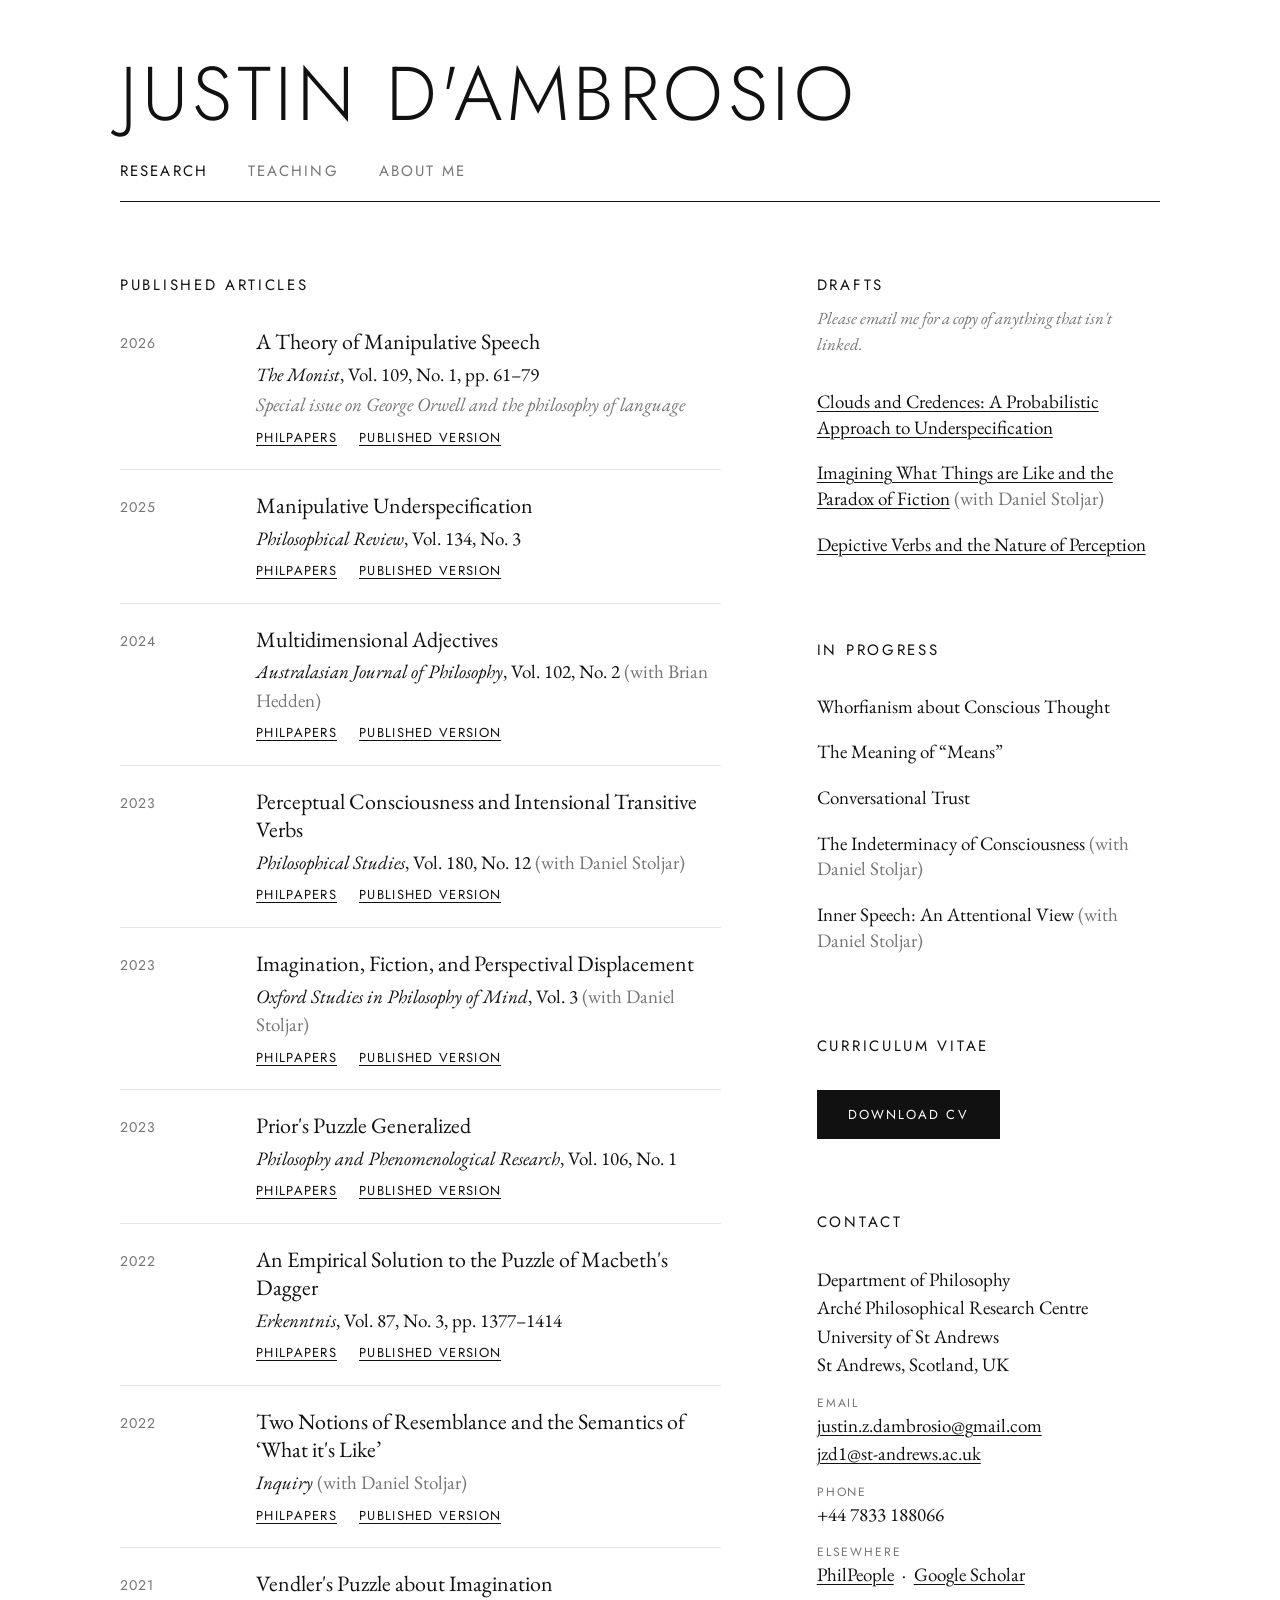
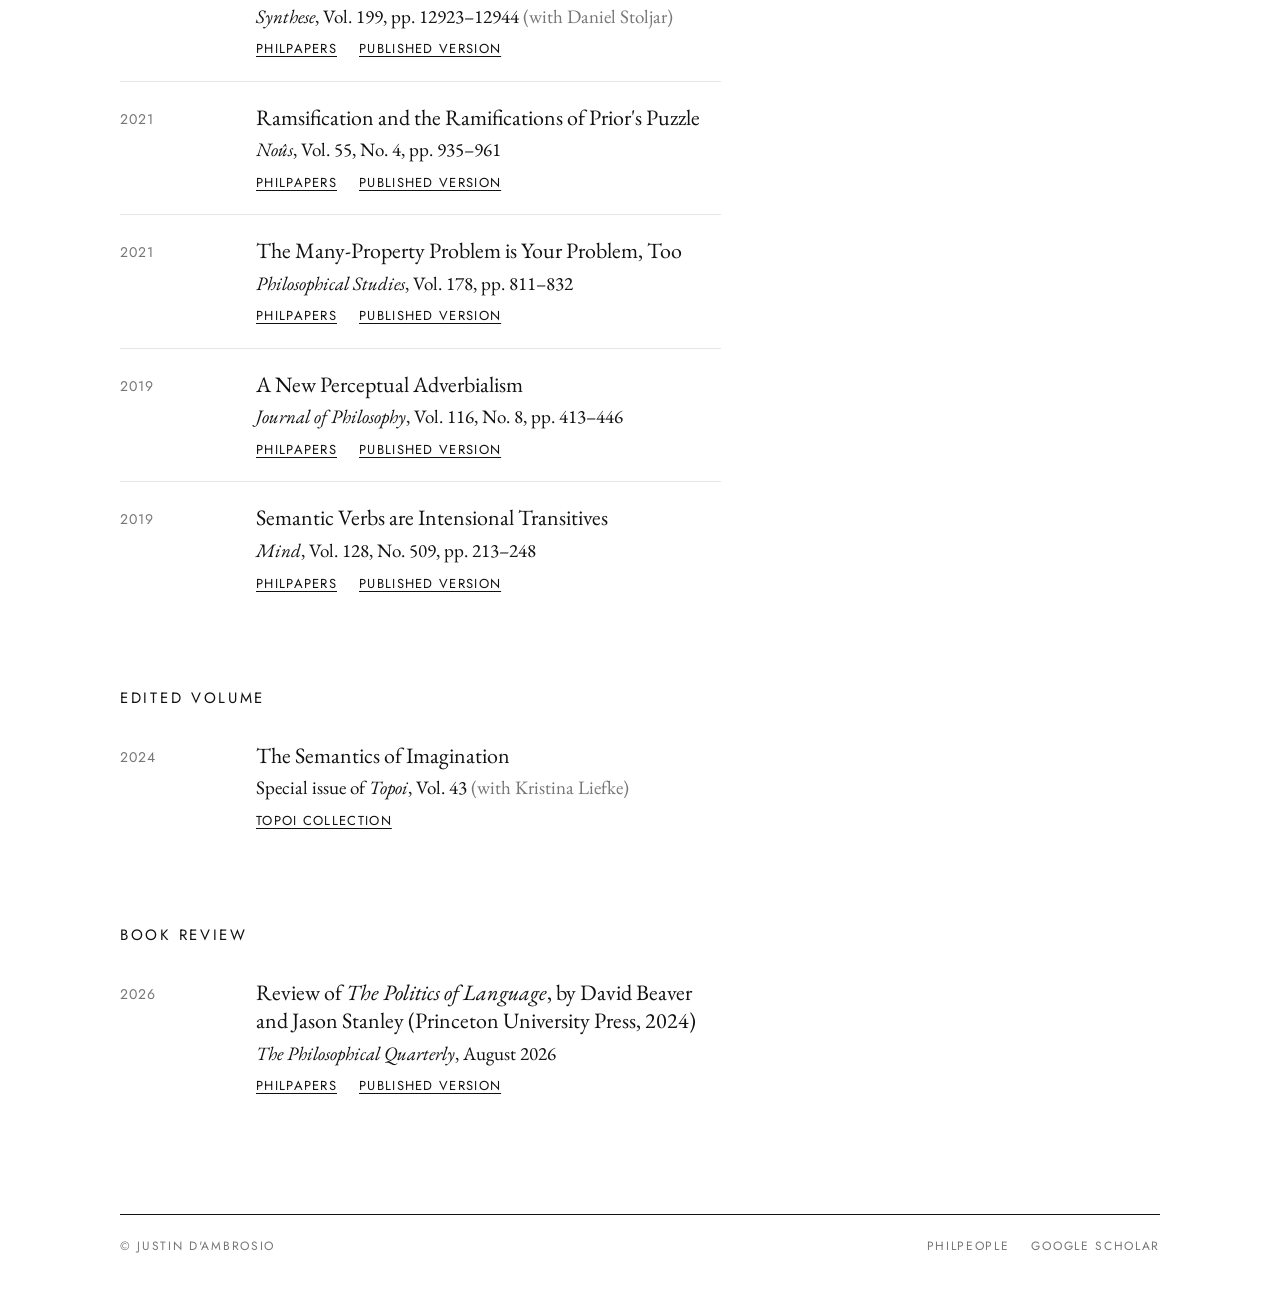
<file: index.html>
<!DOCTYPE html>
<html lang="en">
<head>
<meta charset="utf-8">
<meta name="viewport" content="width=device-width, initial-scale=1">
<title>Justin D'Ambrosio — Philosophy</title>
<meta name="description" content="Justin D'Ambrosio, Lecturer in Philosophy at the University of St Andrews and member of the Arché Philosophical Research Centre. Research in philosophy of language and mind.">
<link rel="canonical" href="https://www.justindambrosio.com/">
<meta property="og:type" content="website">
<meta property="og:title" content="Justin D'Ambrosio — Philosophy">
<meta property="og:description" content="Justin D'Ambrosio, Lecturer in Philosophy at the University of St Andrews and member of the Arché Philosophical Research Centre. Research in philosophy of language and mind.">
<meta property="og:url" content="https://www.justindambrosio.com/">
<meta property="og:image" content="https://www.justindambrosio.com/images/portrait.jpg">
<script type="application/ld+json">
{
  "@context": "https://schema.org",
  "@type": "Person",
  "name": "Justin D'Ambrosio",
  "url": "https://www.justindambrosio.com/",
  "image": "https://www.justindambrosio.com/images/portrait.jpg",
  "jobTitle": "Lecturer in Philosophy",
  "affiliation": {"@type": "CollegeOrUniversity", "name": "University of St Andrews"},
  "alumniOf": {"@type": "CollegeOrUniversity", "name": "Yale University"},
  "knowsAbout": ["Philosophy of language", "Philosophy of mind", "Manipulative speech", "Semantics", "Pragmatics"],
  "sameAs": [
    "https://philpeople.org/profiles/justin-d-ambrosio",
    "https://scholar.google.com/citations?user=gnectoAAAAAJ",
    "https://www.st-andrews.ac.uk/philosophy/people/jzd1",
    "https://research-portal.st-andrews.ac.uk/en/persons/justin-dambrosio"
  ]
}
</script>
<link rel="stylesheet" href="style.css">
</head>
<body>
<div class="wrap">
  <header class="site-header">
    <h1 class="site-name"><a href="index.html">Justin D'Ambrosio</a></h1>
    <nav class="site-nav" aria-label="Main">
      <a href="index.html" aria-current="page">Research</a>
      <a href="teaching.html">Teaching</a>
      <a href="about.html">About Me</a>
    </nav>
  </header>

  <main class="grid">
    <div>
      <section>
        <h2>Published Articles</h2>
        <ol class="pubs">
          <li class="pub">
            <div class="pub-year">2026</div>
            <div>
              <div class="pub-title">A Theory of Manipulative Speech</div>
              <div class="pub-venue"><em>The Monist</em>, Vol. 109, No. 1, pp. 61–79</div>
              <div class="pub-extra">Special issue on George Orwell and the philosophy of language</div>
              <div class="pub-links"><a href="https://philpapers.org/rec/DAMATO-4">PhilPapers</a><a href="https://academic.oup.com/monist/article/109/1/61/8444471">Published Version</a></div>
            </div>
          </li>
          <li class="pub">
            <div class="pub-year">2025</div>
            <div>
              <div class="pub-title">Manipulative Underspecification</div>
              <div class="pub-venue"><em>Philosophical Review</em>, Vol. 134, No. 3</div>
              <div class="pub-links"><a href="https://philpapers.org/rec/DAMMUB">PhilPapers</a><a href="https://read.dukeupress.edu/the-philosophical-review/article/134/3/241/401651/Manipulative-Underspecification">Published Version</a></div>
            </div>
          </li>
          <li class="pub">
            <div class="pub-year">2024</div>
            <div>
              <div class="pub-title">Multidimensional Adjectives</div>
              <div class="pub-venue"><em>Australasian Journal of Philosophy</em>, Vol. 102, No. 2 <span class="with">(with Brian Hedden)</span></div>
              <div class="pub-links"><a href="https://philpapers.org/rec/DAMMAN">PhilPapers</a><a href="https://philpapers.org/rec/DAMMAN">Published Version</a></div>
            </div>
          </li>
          <li class="pub">
            <div class="pub-year">2023</div>
            <div>
              <div class="pub-title">Perceptual Consciousness and Intensional Transitive Verbs</div>
              <div class="pub-venue"><em>Philosophical Studies</em>, Vol. 180, No. 12 <span class="with">(with Daniel Stoljar)</span></div>
              <div class="pub-links"><a href="https://philpapers.org/rec/DAMPCA">PhilPapers</a><a href="https://link.springer.com/article/10.1007/s11098-023-01992-w">Published Version</a></div>
            </div>
          </li>
          <li class="pub">
            <div class="pub-year">2023</div>
            <div>
              <div class="pub-title">Imagination, Fiction, and Perspectival Displacement</div>
              <div class="pub-venue"><em>Oxford Studies in Philosophy of Mind</em>, Vol. 3 <span class="with">(with Daniel Stoljar)</span></div>
              <div class="pub-links"><a href="https://philpapers.org/rec/DIFA">PhilPapers</a><a href="https://global.oup.com/academic/product/oxford-studies-in-philosophy-of-mind-volume-3-9780198879466?cc=gb&amp;lang=en">Published Version</a></div>
            </div>
          </li>
          <li class="pub">
            <div class="pub-year">2023</div>
            <div>
              <div class="pub-title">Prior's Puzzle Generalized</div>
              <div class="pub-venue"><em>Philosophy and Phenomenological Research</em>, Vol. 106, No. 1</div>
              <div class="pub-links"><a href="https://philpapers.org/rec/DAMPPG-2">PhilPapers</a><a href="https://onlinelibrary.wiley.com/doi/abs/10.1111/phpr.12844">Published Version</a></div>
            </div>
          </li>
          <li class="pub">
            <div class="pub-year">2022</div>
            <div>
              <div class="pub-title">An Empirical Solution to the Puzzle of Macbeth's Dagger</div>
              <div class="pub-venue"><em>Erkenntnis</em>, Vol. 87, No. 3, pp. 1377–1414</div>
              <div class="pub-links"><a href="https://philpapers.org/rec/DAMAES-3">PhilPapers</a><a href="https://link.springer.com/article/10.1007%2Fs10670-020-00253-0">Published Version</a></div>
            </div>
          </li>
          <li class="pub">
            <div class="pub-year">2022</div>
            <div>
              <div class="pub-title">Two Notions of Resemblance and the Semantics of ‘What it's Like’</div>
              <div class="pub-venue"><em>Inquiry</em> <span class="with">(with Daniel Stoljar)</span></div>
              <div class="pub-links"><a href="https://philpapers.org/rec/DAMTNO">PhilPapers</a><a href="https://www.tandfonline.com/doi/abs/10.1080/0020174X.2022.2075453">Published Version</a></div>
            </div>
          </li>
          <li class="pub">
            <div class="pub-year">2021</div>
            <div>
              <div class="pub-title">Vendler's Puzzle about Imagination</div>
              <div class="pub-venue"><em>Synthese</em>, Vol. 199, pp. 12923–12944 <span class="with">(with Daniel Stoljar)</span></div>
              <div class="pub-links"><a href="https://philpapers.org/rec/STOVPA-2">PhilPapers</a><a href="https://link.springer.com/article/10.1007/s11229-021-03360-9">Published Version</a></div>
            </div>
          </li>
          <li class="pub">
            <div class="pub-year">2021</div>
            <div>
              <div class="pub-title">Ramsification and the Ramifications of Prior's Puzzle</div>
              <div class="pub-venue"><em>Noûs</em>, Vol. 55, No. 4, pp. 935–961</div>
              <div class="pub-links"><a href="https://philpapers.org/rec/DAMRAT-2">PhilPapers</a><a href="https://onlinelibrary.wiley.com/doi/abs/10.1111/nous.12345">Published Version</a></div>
            </div>
          </li>
          <li class="pub">
            <div class="pub-year">2021</div>
            <div>
              <div class="pub-title">The Many-Property Problem is Your Problem, Too</div>
              <div class="pub-venue"><em>Philosophical Studies</em>, Vol. 178, pp. 811–832</div>
              <div class="pub-links"><a href="https://philpapers.org/rec/DAMTMP">PhilPapers</a><a href="https://link.springer.com/article/10.1007/s11098-020-01459-2">Published Version</a></div>
            </div>
          </li>
          <li class="pub">
            <div class="pub-year">2019</div>
            <div>
              <div class="pub-title">A New Perceptual Adverbialism</div>
              <div class="pub-venue"><em>Journal of Philosophy</em>, Vol. 116, No. 8, pp. 413–446</div>
              <div class="pub-links"><a href="https://philpapers.org/rec/DAMANP">PhilPapers</a><a href="https://www.pdcnet.org/jphil/content/jphil_2019_0116_0008_0413_0446">Published Version</a></div>
            </div>
          </li>
          <li class="pub">
            <div class="pub-year">2019</div>
            <div>
              <div class="pub-title">Semantic Verbs are Intensional Transitives</div>
              <div class="pub-venue"><em>Mind</em>, Vol. 128, No. 509, pp. 213–248</div>
              <div class="pub-links"><a href="https://philpapers.org/rec/DAMSVA">PhilPapers</a><a href="https://academic.oup.com/mind/article/128/509/213/4772357">Published Version</a></div>
            </div>
          </li>
        </ol>
      </section>

      <section>
        <h2>Edited Volume</h2>
        <ol class="pubs">
          <li class="pub">
            <div class="pub-year">2024</div>
            <div>
              <div class="pub-title">The Semantics of Imagination</div>
              <div class="pub-venue">Special issue of <em>Topoi</em>, Vol. 43 <span class="with">(with Kristina Liefke)</span></div>
              <div class="pub-links"><a href="https://link.springer.com/collections/daejacbecb">Topoi Collection</a></div>
            </div>
          </li>
        </ol>
      </section>

      <section>
        <h2>Book Review</h2>
        <ol class="pubs">
          <li class="pub">
            <div class="pub-year">2026</div>
            <div>
              <div class="pub-title">Review of <em>The Politics of Language</em>, by David Beaver and Jason Stanley <span class="with">(Princeton University Press, 2024)</span></div>
              <div class="pub-venue"><em>The Philosophical Quarterly</em>, August 2026</div>
              <div class="pub-links"><a href="https://philpapers.org/rec/DAMTPO-7">PhilPapers</a><a href="https://academic.oup.com/pq/advance-article/doi/10.1093/pq/pqag052/8761845">Published Version</a></div>
            </div>
          </li>
        </ol>
      </section>
    </div>

    <aside>
      <section>
        <h2>Drafts <span class="note">Please email me for a copy of anything that isn't linked.</span></h2>
        <ul class="plain">
          <li><a href="files/clouds-and-credences.pdf">Clouds and Credences: A Probabilistic Approach to Underspecification</a></li>
          <li><a href="files/imagining-what-things-are-like.pdf">Imagining What Things are Like and the Paradox of Fiction</a> <span class="with">(with Daniel Stoljar)</span></li>
          <li><a href="https://philpapers.org/rec/DAMDVA">Depictive Verbs and the Nature of Perception</a></li>
        </ul>
      </section>

      <section>
        <h2>In Progress</h2>
        <ul class="plain">
          <li>Whorfianism about Conscious Thought</li>
          <li>The Meaning of “Means”</li>
          <li>Conversational Trust</li>
          <li>The Indeterminacy of Consciousness <span class="with">(with Daniel Stoljar)</span></li>
          <li>Inner Speech: An Attentional View <span class="with">(with Daniel Stoljar)</span></li>
        </ul>
      </section>

      <section>
        <h2>Curriculum Vitae</h2>
        <a class="button" href="files/cv.pdf">Download CV</a>
      </section>

      <section class="contact">
        <h2>Contact</h2>
        <p>Department of Philosophy<br>Arché Philosophical Research Centre<br>University of St Andrews<br>St Andrews, Scotland, UK</p>
        <p><span class="label">Email</span><a href="mailto:justin.z.dambrosio@gmail.com">justin.z.dambrosio@gmail.com</a><br><a href="mailto:jzd1@st-andrews.ac.uk">jzd1@st-andrews.ac.uk</a></p>
        <p><span class="label">Phone</span>+44 7833 188066</p>
        <p><span class="label">Elsewhere</span><a href="https://philpeople.org/profiles/justin-d-ambrosio">PhilPeople</a> &nbsp;·&nbsp; <a href="https://scholar.google.com/citations?user=gnectoAAAAAJ&amp;hl=en">Google Scholar</a></p>
      </section>
    </aside>
  </main>

  <footer class="site-footer">
    <span>© Justin D'Ambrosio</span>
    <span><a href="https://philpeople.org/profiles/justin-d-ambrosio">PhilPeople</a><a href="https://scholar.google.com/citations?user=gnectoAAAAAJ&amp;hl=en">Google Scholar</a></span>
  </footer>
</div>
</body>
</html>
</file>
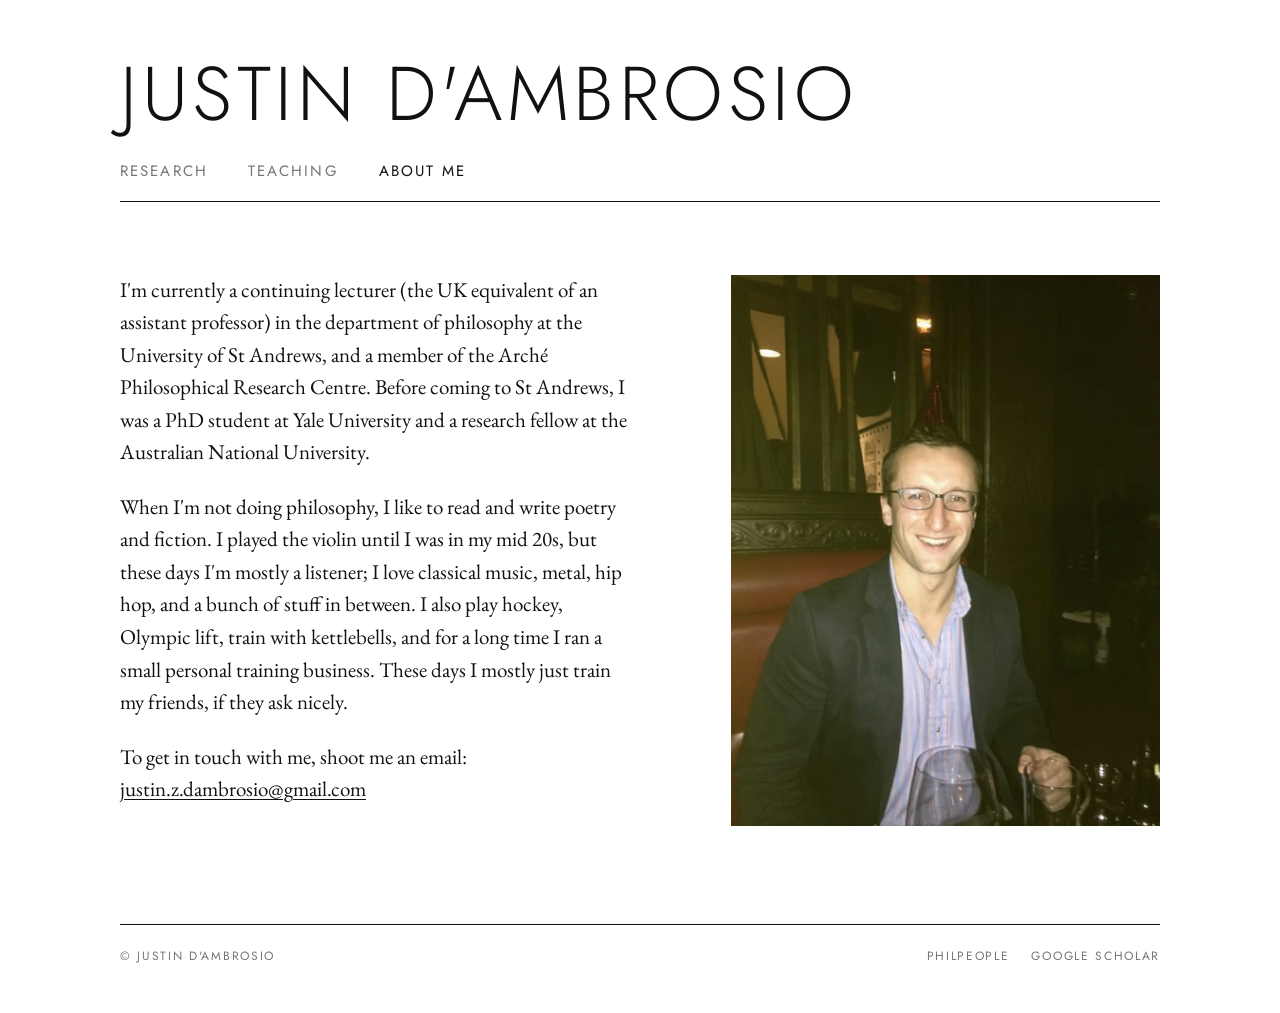
<file: about.html>
<!DOCTYPE html>
<html lang="en">
<head>
<meta charset="utf-8">
<meta name="viewport" content="width=device-width, initial-scale=1">
<title>About — Justin D'Ambrosio</title>
<meta name="description" content="About Justin D'Ambrosio, Lecturer in Philosophy at the University of St Andrews.">
<link rel="canonical" href="https://www.justindambrosio.com/about.html">
<meta property="og:type" content="website">
<meta property="og:title" content="About — Justin D'Ambrosio">
<meta property="og:description" content="About Justin D'Ambrosio, Lecturer in Philosophy at the University of St Andrews.">
<meta property="og:url" content="https://www.justindambrosio.com/about.html">
<meta property="og:image" content="https://www.justindambrosio.com/images/portrait.jpg">
<link rel="stylesheet" href="style.css">
</head>
<body>
<div class="wrap">
  <header class="site-header">
    <h1 class="site-name"><a href="index.html">Justin D'Ambrosio</a></h1>
    <nav class="site-nav" aria-label="Main">
      <a href="index.html">Research</a>
      <a href="teaching.html">Teaching</a>
      <a href="about.html" aria-current="page">About Me</a>
    </nav>
  </header>

  <main class="grid about-grid">
    <div class="about-text">
      <p>I'm currently a continuing lecturer (the UK equivalent of an assistant professor) in the department of philosophy at the University of St Andrews, and a member of the Arché Philosophical Research Centre. Before coming to St Andrews, I was a PhD student at Yale University and a research fellow at the Australian National University.</p>
      <p>When I'm not doing philosophy, I like to read and write poetry and fiction. I played the violin until I was in my mid 20s, but these days I'm mostly a listener; I love classical music, metal, hip hop, and a bunch of stuff in between. I also play hockey, Olympic lift, train with kettlebells, and for a long time I ran a small personal training business. These days I mostly just train my friends, if they ask nicely.</p>
      <p>To get in touch with me, shoot me an email: <a href="mailto:justin.z.dambrosio@gmail.com">justin.z.dambrosio@gmail.com</a></p>
    </div>
    <figure class="portrait"><img src="images/portrait.jpg" alt="Justin D'Ambrosio" width="904" height="1162"></figure>
  </main>

  <footer class="site-footer">
    <span>© Justin D'Ambrosio</span>
    <span><a href="https://philpeople.org/profiles/justin-d-ambrosio">PhilPeople</a><a href="https://scholar.google.com/citations?user=gnectoAAAAAJ&amp;hl=en">Google Scholar</a></span>
  </footer>
</div>
</body>
</html>
</file>
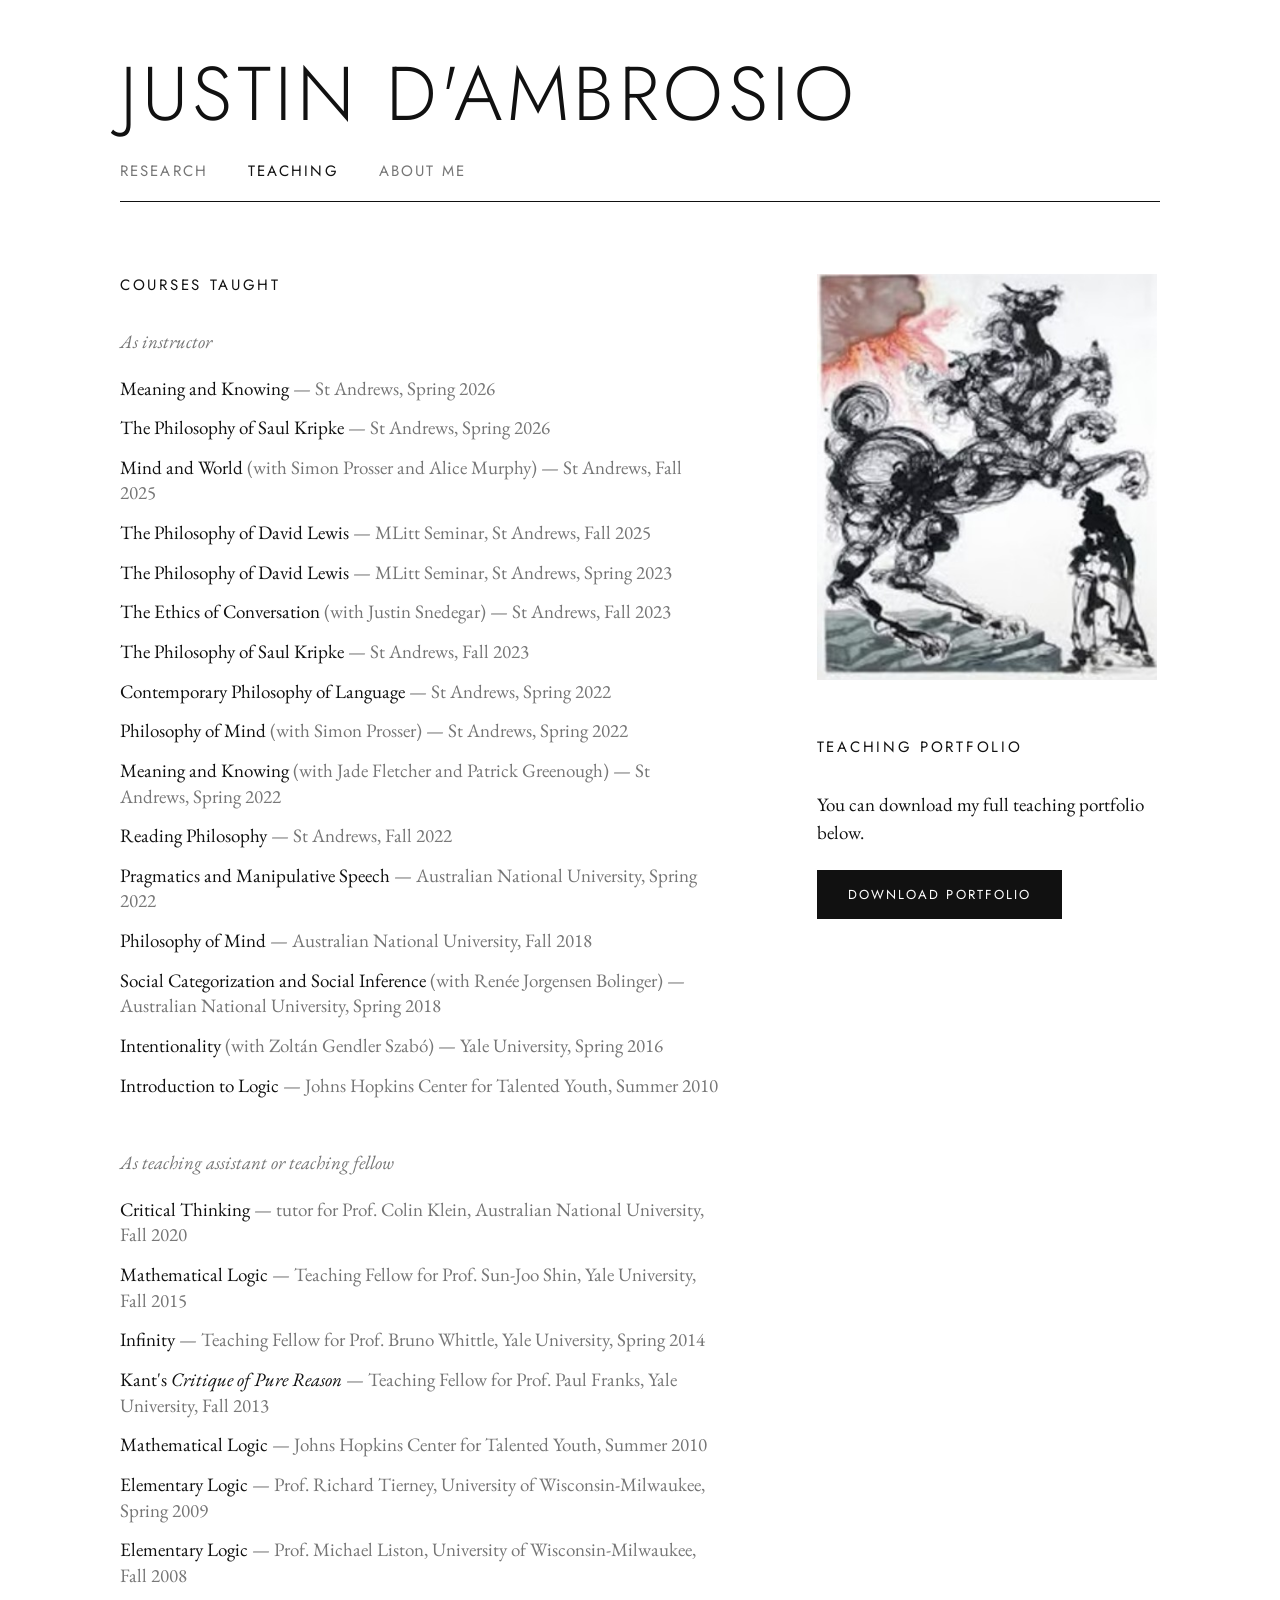
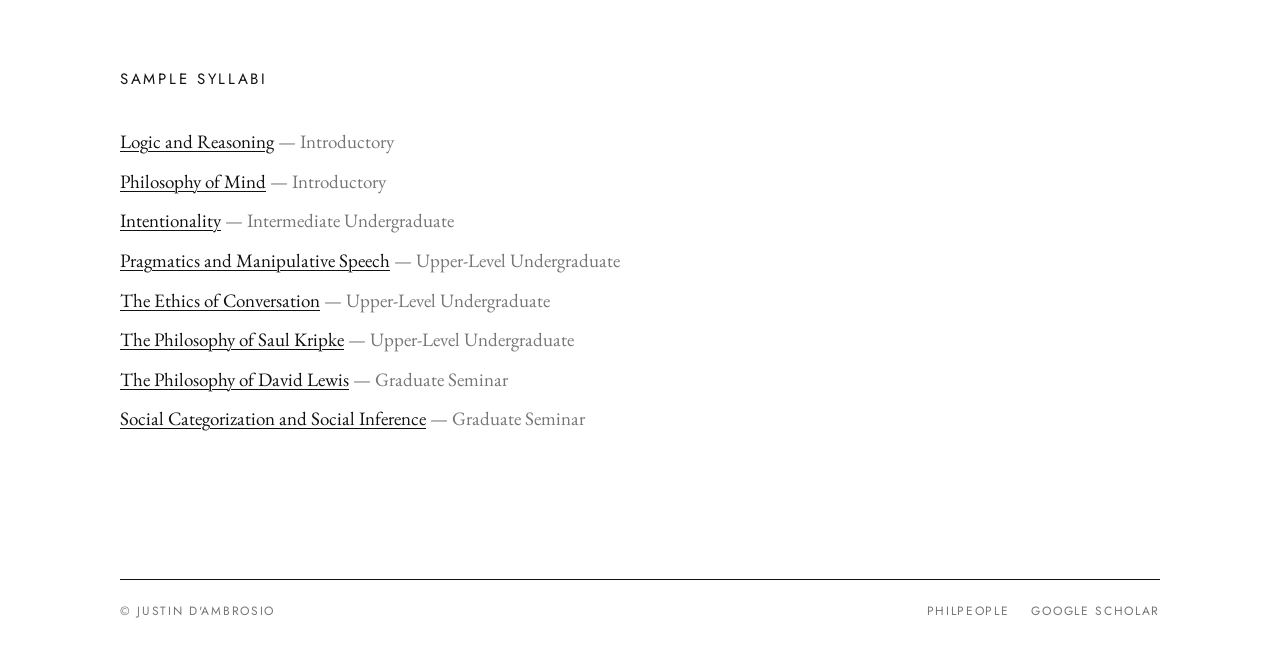
<file: teaching.html>
<!DOCTYPE html>
<html lang="en">
<head>
<meta charset="utf-8">
<meta name="viewport" content="width=device-width, initial-scale=1">
<title>Teaching — Justin D'Ambrosio</title>
<meta name="description" content="Courses taught and sample syllabi from Justin D'Ambrosio, University of St Andrews.">
<link rel="canonical" href="https://www.justindambrosio.com/teaching.html">
<meta property="og:type" content="website">
<meta property="og:title" content="Teaching — Justin D'Ambrosio">
<meta property="og:description" content="Courses taught and sample syllabi from Justin D'Ambrosio, University of St Andrews.">
<meta property="og:url" content="https://www.justindambrosio.com/teaching.html">
<meta property="og:image" content="https://www.justindambrosio.com/images/portrait.jpg">
<link rel="stylesheet" href="style.css">
</head>
<body>
<div class="wrap">
  <header class="site-header">
    <h1 class="site-name"><a href="index.html">Justin D'Ambrosio</a></h1>
    <nav class="site-nav" aria-label="Main">
      <a href="index.html">Research</a>
      <a href="teaching.html" aria-current="page">Teaching</a>
      <a href="about.html">About Me</a>
    </nav>
  </header>

  <main class="grid teaching-grid">
    <div>
      <section>
        <h2>Courses Taught</h2>
        <p class="sub">As instructor</p>
        <ul class="courses">
          <li>Meaning and Knowing <span class="where">— St Andrews, Spring 2026</span></li>
          <li>The Philosophy of Saul Kripke <span class="where">— St Andrews, Spring 2026</span></li>
          <li>Mind and World <span class="where">(with Simon Prosser and Alice Murphy) — St Andrews, Fall 2025</span></li>
          <li>The Philosophy of David Lewis <span class="where">— MLitt Seminar, St Andrews, Fall 2025</span></li>
          <li>The Philosophy of David Lewis <span class="where">— MLitt Seminar, St Andrews, Spring 2023</span></li>
          <li>The Ethics of Conversation <span class="where">(with Justin Snedegar) — St Andrews, Fall 2023</span></li>
          <li>The Philosophy of Saul Kripke <span class="where">— St Andrews, Fall 2023</span></li>
          <li>Contemporary Philosophy of Language <span class="where">— St Andrews, Spring 2022</span></li>
          <li>Philosophy of Mind <span class="where">(with Simon Prosser) — St Andrews, Spring 2022</span></li>
          <li>Meaning and Knowing <span class="where">(with Jade Fletcher and Patrick Greenough) — St Andrews, Spring 2022</span></li>
          <li>Reading Philosophy <span class="where">— St Andrews, Fall 2022</span></li>
          <li>Pragmatics and Manipulative Speech <span class="where">— Australian National University, Spring 2022</span></li>
          <li>Philosophy of Mind <span class="where">— Australian National University, Fall 2018</span></li>
          <li>Social Categorization and Social Inference <span class="where">(with Renée Jorgensen Bolinger) — Australian National University, Spring 2018</span></li>
          <li>Intentionality <span class="where">(with Zoltán Gendler Szabó) — Yale University, Spring 2016</span></li>
          <li>Introduction to Logic <span class="where">— Johns Hopkins Center for Talented Youth, Summer 2010</span></li>
        </ul>

        <p class="sub">As teaching assistant or teaching fellow</p>
        <ul class="courses">
          <li>Critical Thinking <span class="where">— tutor for Prof. Colin Klein, Australian National University, Fall 2020</span></li>
          <li>Mathematical Logic <span class="where">— Teaching Fellow for Prof. Sun-Joo Shin, Yale University, Fall 2015</span></li>
          <li>Infinity <span class="where">— Teaching Fellow for Prof. Bruno Whittle, Yale University, Spring 2014</span></li>
          <li>Kant's <em>Critique of Pure Reason</em> <span class="where">— Teaching Fellow for Prof. Paul Franks, Yale University, Fall 2013</span></li>
          <li>Mathematical Logic <span class="where">— Johns Hopkins Center for Talented Youth, Summer 2010</span></li>
          <li>Elementary Logic <span class="where">— Prof. Richard Tierney, University of Wisconsin-Milwaukee, Spring 2009</span></li>
          <li>Elementary Logic <span class="where">— Prof. Michael Liston, University of Wisconsin-Milwaukee, Fall 2008</span></li>
        </ul>
      </section>

      <section>
        <h2>Sample Syllabi</h2>
        <ul class="courses">
          <li><a href="files/syllabus-logic-and-reasoning.pdf">Logic and Reasoning</a> <span class="where">— Introductory</span></li>
          <li><a href="files/syllabus-philosophy-of-mind.pdf">Philosophy of Mind</a> <span class="where">— Introductory</span></li>
          <li><a href="files/syllabus-intentionality.pdf">Intentionality</a> <span class="where">— Intermediate Undergraduate</span></li>
          <li><a href="files/syllabus-pragmatics-manipulative-speech.pdf">Pragmatics and Manipulative Speech</a> <span class="where">— Upper-Level Undergraduate</span></li>
          <li><a href="files/syllabus-ethics-of-conversation.pdf">The Ethics of Conversation</a> <span class="where">— Upper-Level Undergraduate</span></li>
          <li><a href="files/syllabus-kripke.pdf">The Philosophy of Saul Kripke</a> <span class="where">— Upper-Level Undergraduate</span></li>
          <li><a href="files/syllabus-lewis.pdf">The Philosophy of David Lewis</a> <span class="where">— Graduate Seminar</span></li>
          <li><a href="files/syllabus-social-categorization.pdf">Social Categorization and Social Inference</a> <span class="where">— Graduate Seminar</span></li>
        </ul>
      </section>
    </div>

    <aside>
      <figure class="figure"><img src="images/teaching.jpg" alt="Ink illustration of a rearing horse" width="396" height="474"></figure>
      <section class="portfolio">
        <h2>Teaching Portfolio</h2>
        <p>You can download my full teaching portfolio below.</p>
        <a class="button" href="files/teaching-portfolio.pdf">Download Portfolio</a>
      </section>
    </aside>
  </main>

  <footer class="site-footer">
    <span>© Justin D'Ambrosio</span>
    <span><a href="https://philpeople.org/profiles/justin-d-ambrosio">PhilPeople</a><a href="https://scholar.google.com/citations?user=gnectoAAAAAJ&amp;hl=en">Google Scholar</a></span>
  </footer>
</div>
</body>
</html>
</file>
<file: style.css>
/* Justin D'Ambrosio — site styles */
@font-face { font-family: "Jost"; font-weight: 300; font-style: normal; font-display: swap; src: url("fonts/jost-latin-300-normal.woff2") format("woff2"); }
@font-face { font-family: "Jost"; font-weight: 400; font-style: normal; font-display: swap; src: url("fonts/jost-latin-400-normal.woff2") format("woff2"); }
@font-face { font-family: "EB Garamond"; font-weight: 400; font-style: normal; font-display: swap; src: url("fonts/eb-garamond-latin-400-normal.woff2") format("woff2"); }
@font-face { font-family: "EB Garamond"; font-weight: 400; font-style: italic; font-display: swap; src: url("fonts/eb-garamond-latin-400-italic.woff2") format("woff2"); }
@font-face { font-family: "EB Garamond"; font-weight: 500; font-style: normal; font-display: swap; src: url("fonts/eb-garamond-latin-500-normal.woff2") format("woff2"); }

:root {
  --ink: #111;
  --muted: #767676;
  --rule: #111;
  --faint: #e6e6e6;
  --sans: "Jost", "Helvetica Neue", Arial, sans-serif;
  --serif: "EB Garamond", Garamond, "Times New Roman", serif;
}

* { box-sizing: border-box; }

html { -webkit-text-size-adjust: 100%; }

body {
  margin: 0;
  background: #fff;
  color: var(--ink);
  font-family: var(--serif);
  font-size: 19px;
  line-height: 1.5;
  -webkit-font-smoothing: antialiased;
}

a { color: inherit; text-decoration-thickness: 1px; text-underline-offset: 3px; }
a:hover { color: var(--muted); }

.wrap { max-width: 1120px; margin: 0 auto; padding: 0 40px; }

/* ---------- Header ---------- */
.site-header { padding-top: 56px; }
.site-name {
  margin: 0;
  font-family: var(--sans);
  font-weight: 300;
  font-size: clamp(40px, 6.4vw, 76px);
  letter-spacing: 0.06em;
  line-height: 1;
  text-transform: uppercase;
}
.site-name a { text-decoration: none; }
.site-name a:hover { color: inherit; }

.site-nav {
  display: flex;
  gap: 40px;
  margin-top: 28px;
  padding-bottom: 18px;
  border-bottom: 1px solid var(--rule);
  font-family: var(--sans);
  font-weight: 400;
  font-size: 15px;
  letter-spacing: 0.14em;
  text-transform: uppercase;
}
.site-nav a { text-decoration: none; color: var(--muted); transition: color .2s; }
.site-nav a:hover, .site-nav a[aria-current="page"] { color: var(--ink); }

/* ---------- Layout ---------- */
main { padding: 72px 0 96px; }

.grid {
  display: grid;
  grid-template-columns: minmax(0, 7fr) minmax(0, 4fr);
  gap: 96px;
}

h2 {
  margin: 0 0 32px;
  font-family: var(--sans);
  font-weight: 400;
  font-size: 15px;
  letter-spacing: 0.18em;
  text-transform: uppercase;
}
h2 .note {
  display: block;
  margin-top: 10px;
  font-family: var(--serif);
  font-style: italic;
  font-size: 17px;
  letter-spacing: 0;
  text-transform: none;
  color: var(--muted);
}

section + section { margin-top: 72px; }

/* ---------- Publications ---------- */
.pubs { list-style: none; margin: 0; padding: 0; }
.pub {
  display: grid;
  grid-template-columns: 112px minmax(0, 1fr);
  gap: 0 24px;
  padding: 22px 0;
  border-top: 1px solid var(--faint);
}
.pub:first-child { border-top: 0; padding-top: 0; }
.pub-year {
  font-family: var(--sans);
  font-size: 14px;
  letter-spacing: 0.08em;
  color: var(--muted);
  padding-top: 5px;
}
.pub-title { font-size: 22px; line-height: 1.3; }
.pub-venue { margin-top: 4px; }
.pub-venue .with { color: var(--muted); }
.pub-extra { margin-top: 2px; color: var(--muted); font-style: italic; }
.pub-links {
  margin-top: 8px;
  font-family: var(--sans);
  font-size: 13px;
  letter-spacing: 0.1em;
  text-transform: uppercase;
}
.pub-links a + a { margin-left: 22px; }

/* ---------- Sidebar lists ---------- */
.plain { list-style: none; margin: 0; padding: 0; }
.plain li { padding: 10px 0; line-height: 1.35; }
.plain li:first-child { padding-top: 0; }
.plain .with { color: var(--muted); }

/* ---------- Buttons ---------- */
.button {
  display: inline-block;
  padding: 14px 30px;
  background: var(--ink);
  border: 1px solid var(--ink);
  color: #fff;
  font-family: var(--sans);
  font-size: 13px;
  letter-spacing: 0.16em;
  text-transform: uppercase;
  text-decoration: none;
  transition: background .2s, color .2s;
}
.button:hover { background: #fff; color: var(--ink); }

.contact p { margin: 0 0 14px; }
.contact .label {
  display: block;
  font-family: var(--sans);
  font-size: 12px;
  letter-spacing: 0.16em;
  text-transform: uppercase;
  color: var(--muted);
}

/* ---------- Teaching ---------- */
.teaching-grid { grid-template-columns: minmax(0, 7fr) minmax(0, 4fr); }
.sub {
  margin: 0 0 12px;
  font-style: italic;
  color: var(--muted);
}
.courses { list-style: none; margin: 0 0 44px; padding: 0; }
.courses li { padding: 7px 0; line-height: 1.35; }
.courses .where { color: var(--muted); }
.figure { margin: 0 0 56px; }
.figure img { display: block; width: 100%; max-width: 340px; height: auto; }
.portfolio p { margin: 0 0 22px; }

/* ---------- About ---------- */
.about-grid { grid-template-columns: minmax(0, 6fr) minmax(0, 5fr); align-items: center; }
.about-text p { margin: 0 0 22px; font-size: 21px; line-height: 1.55; }
.portrait { margin: 0; }
.portrait img { display: block; width: 100%; height: auto; }

/* ---------- Footer ---------- */
.site-footer {
  border-top: 1px solid var(--rule);
  padding: 22px 0 48px;
  font-family: var(--sans);
  font-size: 12px;
  letter-spacing: 0.14em;
  text-transform: uppercase;
  color: var(--muted);
  display: flex;
  justify-content: space-between;
  gap: 20px;
  flex-wrap: wrap;
}
.site-footer a { text-decoration: none; }
.site-footer a + a { margin-left: 22px; }

/* ---------- Small screens ---------- */
@media (max-width: 860px) {
  body { font-size: 18px; }
  .wrap { padding: 0 22px; }
  .site-header { padding-top: 36px; }
  .site-nav { gap: 26px; font-size: 13px; }
  main { padding: 48px 0 64px; }
  .grid, .teaching-grid, .about-grid { grid-template-columns: 1fr; gap: 64px; }
  .pub { grid-template-columns: 1fr; }
  .pub-year { padding: 0 0 4px; }
  .about-text p { font-size: 19px; }
}
</file>
